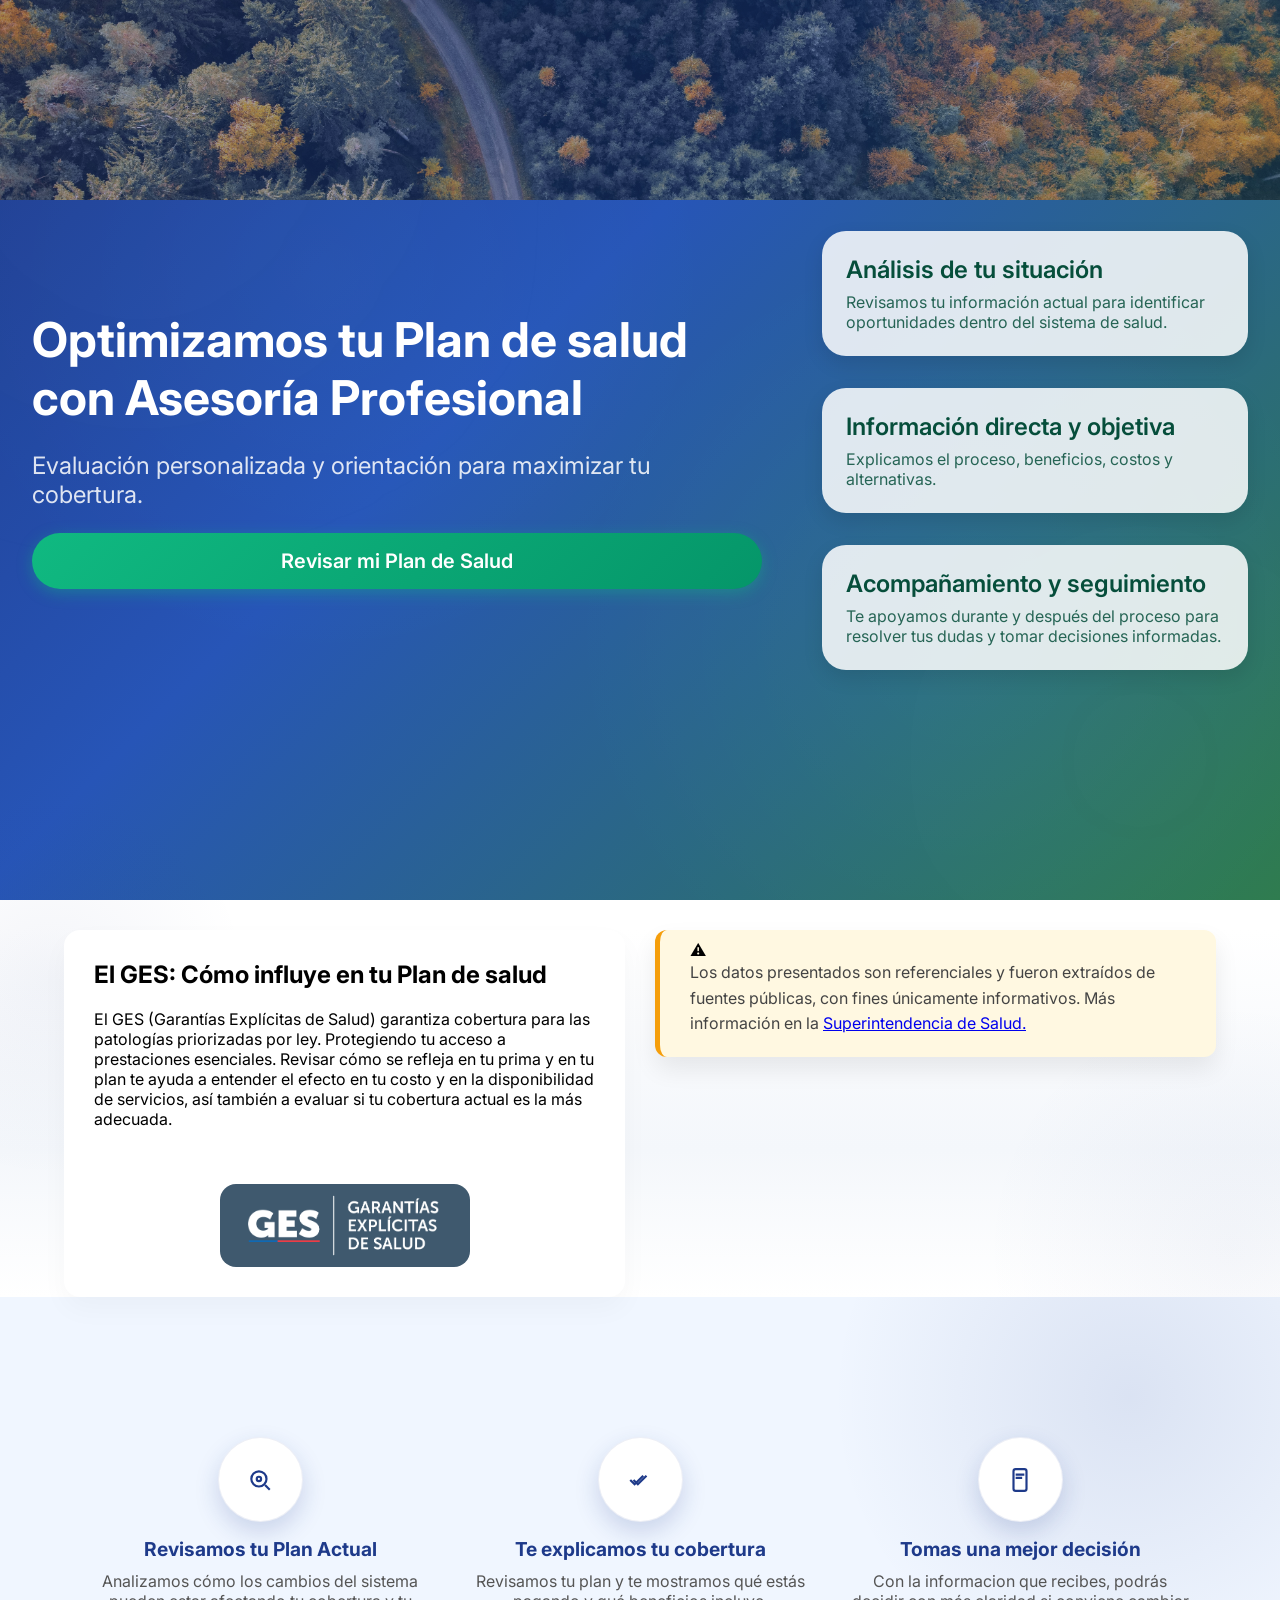
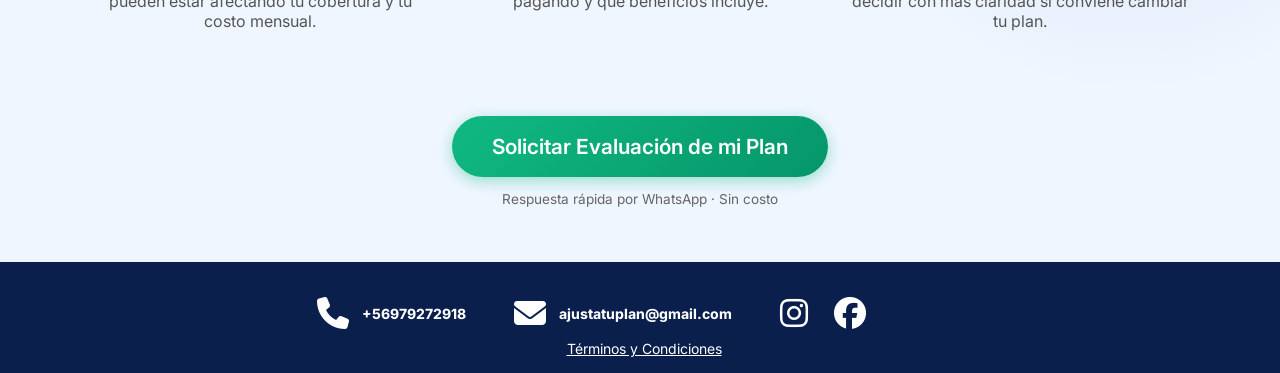
<file: index.html>
<!DOCTYPE html>
<html lang="es">


<head>
  <meta charset="UTF-8">
  <meta name="viewport" content="width=device-width, initial-scale=1.0">

  <!--    Nombre de la pagina o proximo hosting title(por editar)      -->
  <title>AjustaTuPlan | Asesoría en Planes de Salud y Coberturas</title>

  <link href="https://fonts.googleapis.com/css2?family=Inter:wght@300;400;500;600;700&display=swap" rel="stylesheet">
  <link rel="stylesheet" href="css/styles.css">

  <link rel="stylesheet" href="https://cdnjs.cloudflare.com/ajax/libs/font-awesome/6.5.0/css/all.min.css">
</head>

<body>

  <!--    Hero Section      -->
  <section class="hero">

    <div class="hero-stripe"></div>

<!--contenido actual hero lado izquierdo, titulo, subtitulo , link del boton y frase boton -->
    <div class="hero-left">
      <h1>Optimizamos tu Plan de salud con Asesoría Profesional</h1>
      <p>Evaluación personalizada y orientación para maximizar tu cobertura.</p>
      <a href="https://wa.me/56979272918?text=Hola%2C%20quiero%20recibir%20asesoría%20sobre%20los%20planes%20de%20salud%20y%20maximizar%20mi%20cobertura." class="cta-button">
  Revisar mi Plan de Salud 
</a>
</div>

<!--     contenido actual de notas de la derecha del hero       -->
    <aside class="hero-right">
      <!-- Card 1 -->
      <div class="card">
        <h3>Análisis de tu situación</h3>
        <p>Revisamos tu información actual para identificar oportunidades dentro del sistema de salud.</p>
      </div>
      <!-- Card 2 -->
      <div class="card">
        <h3>Información directa y objetiva </h3>
        <p>Explicamos el proceso, beneficios, costos y alternativas.</p>
      </div>
      <!-- Card 3 -->
      <div class="card">
        <h3>Acompañamiento y seguimiento</h3>
        <p>Te apoyamos durante y después del proceso para resolver tus dudas y tomar decisiones informadas.</p>
      </div>

    </aside>
  </section>


<!--      INFO Section      -->

<section class="info-section">
    
<div class="left-column">

      <!--      INFO left section     -->
      <div class="info-card">

         <h2>El GES: Cómo influye en tu Plan de salud</h2>
  <p>
    El GES (Garantías Explícitas de Salud) garantiza cobertura para las patologías priorizadas por ley.
    Protegiendo tu acceso a prestaciones esenciales.
    Revisar cómo se refleja en tu prima y en tu plan te ayuda a entender el efecto en tu costo y en la disponibilidad de servicios, así también a evaluar
    si tu cobertura actual es la más adecuada.
  </p>
  <a href="https://www.superdesalud.gob.cl/tax-temas-de-orientacion/garantias-explicitas-en-salud-ges-1962/"
     target="_blank"
     rel="noopener noreferrer">
     <img src="imagenes/ges.png" alt="Informacion oficial GES" class="ges-img">
  </a>



      </div>  <!--        fin de info card         -->



<!--        contenido actual data-warning         -->
      <div class="data-warning">
          <div class="warning-icon">⚠️</div>
  <p>
    Los datos presentados son referenciales y fueron extraídos de fuentes públicas, con fines únicamente informativos. Más información en la 
    <a href="https://www.superdesalud.gob.cl" target="_blank">
      Superintendencia de Salud.
    </a>
  </p>
      </div>
    </div>

</section>   <!--          fin info section               -->




<!-- parte de logos semi final --> 
<section class="conversion-strip">

  <div class="strip-container reveal">


    <!-- Logo lupa e info 1 -->
    <div class="strip-item">
      <div class="icon">
  <svg width="26" height="26" fill="none" stroke="#1e3a8a" stroke-width="2" viewBox="0 0 24 24">
    <circle cx="11" cy="11" r="7"></circle>
    <line x1="21" y1="21" x2="16.65" y2="16.65"></line>
    <circle cx="11" cy="11" r="2"></circle>
  </svg>
</div>

      <h3>Revisamos tu Plan Actual</h3>
      <p>Analizamos cómo los cambios del sistema pueden estar afectando tu cobertura y tu costo mensual.</p>
    </div>


    <!-- Logo tickets e info 2 -->
    <div class="strip-item">
      <div class="icon">
  <svg width="26" height="26" fill="none" stroke="#1e3a8a" stroke-width="2" viewBox="0 0 24 24">
    <polyline points="6 12 10 16 18 8"></polyline>
    <polyline points="3 12 7 16 15 8"></polyline>
  </svg>
</div>

      <h3>Te explicamos tu cobertura</h3>
      <p>Revisamos tu plan y te mostramos qué estás pagando y qué beneficios incluye.</p>
    </div>


    <!-- Logo telefono e info 3 -->
    <div class="strip-item">
      <div class="icon">
  <svg width="26" height="26" fill="none" stroke="#1e3a8a" stroke-width="2" viewBox="0 0 24 24">
    <rect x="6" y="2" width="12" height="20" rx="2"></rect>
    <line x1="12" y1="18" x2="12" y2="18"></line>
    <path d="M8 7h8M8 10h6"></path>
  </svg>
</div>

      <h3>Tomas una mejor decisión</h3>
      <p>Con la informacion que recibes, podrás decidir con más claridad si conviene cambiar tu plan.</p>
    </div>

  </div>

  <!-- Link y boton verde de evalua mi plan -->
  <div class="strip-cta">
    <a href="https://wa.me/56979272918?text=Hola%2C%20quiero%20recibir%20asesoría%20sobre%20los%20planes%20de%20salud%20y%20maximizar%20mi%20cobertura."
       class="cta-button final-cta">
       Solicitar Evaluación de mi Plan
    </a>

    <p class="cta-note">
    Respuesta rápida por WhatsApp · Sin costo
    </p>
  </div>



<!-- Franja azul final y todo lo interno a franja-->
<div class="final-strip">


  <!-- Información de contacto, logos y links a medios y rrss. -->
  <div class="contact-info">
    
    <div class="contact-item">
      <a href="tel:+56979272918">
      <i class="fa-solid fa-phone contact-icon"></i>
      +56979272918
      </a>
    </div>

    <div class="contact-item">
      <a href="mailto:ajustatuplan@gmail.com">
      <i class="fa-solid fa-envelope contact-icon"></i>
      ajustatuplan@gmail.com
      </a>
    </div>

    <div class="contact-item social">
      <a href="https://www.instagram.com/tuusuario" target="_blank">
        <i class="fa-brands fa-instagram contact-icon"></i>
      </a>

     <a href="https://www.facebook.com/TU_PAGINA" target="_blank" rel="noopener noreferrer">
        <i class="fa-brands fa-facebook contact-icon"></i>
     </a>
    </div>

  </div> <!-- fin contact info -->

  <div style="margin-top: 15px; text-align: center;">
    <a href="terminos.html" style="color: #ffffff; text-decoration: underline; font-size: 14px;">Términos y Condiciones</a>
  </div>

</div>              <!-- fin final strip -->

</section>       <!--  fin conversion strip  -->



<!--              LINK CHART.JS SCRIPT             -->
<script src="js/scripts.js"></script>


</body>

</html>
</file>
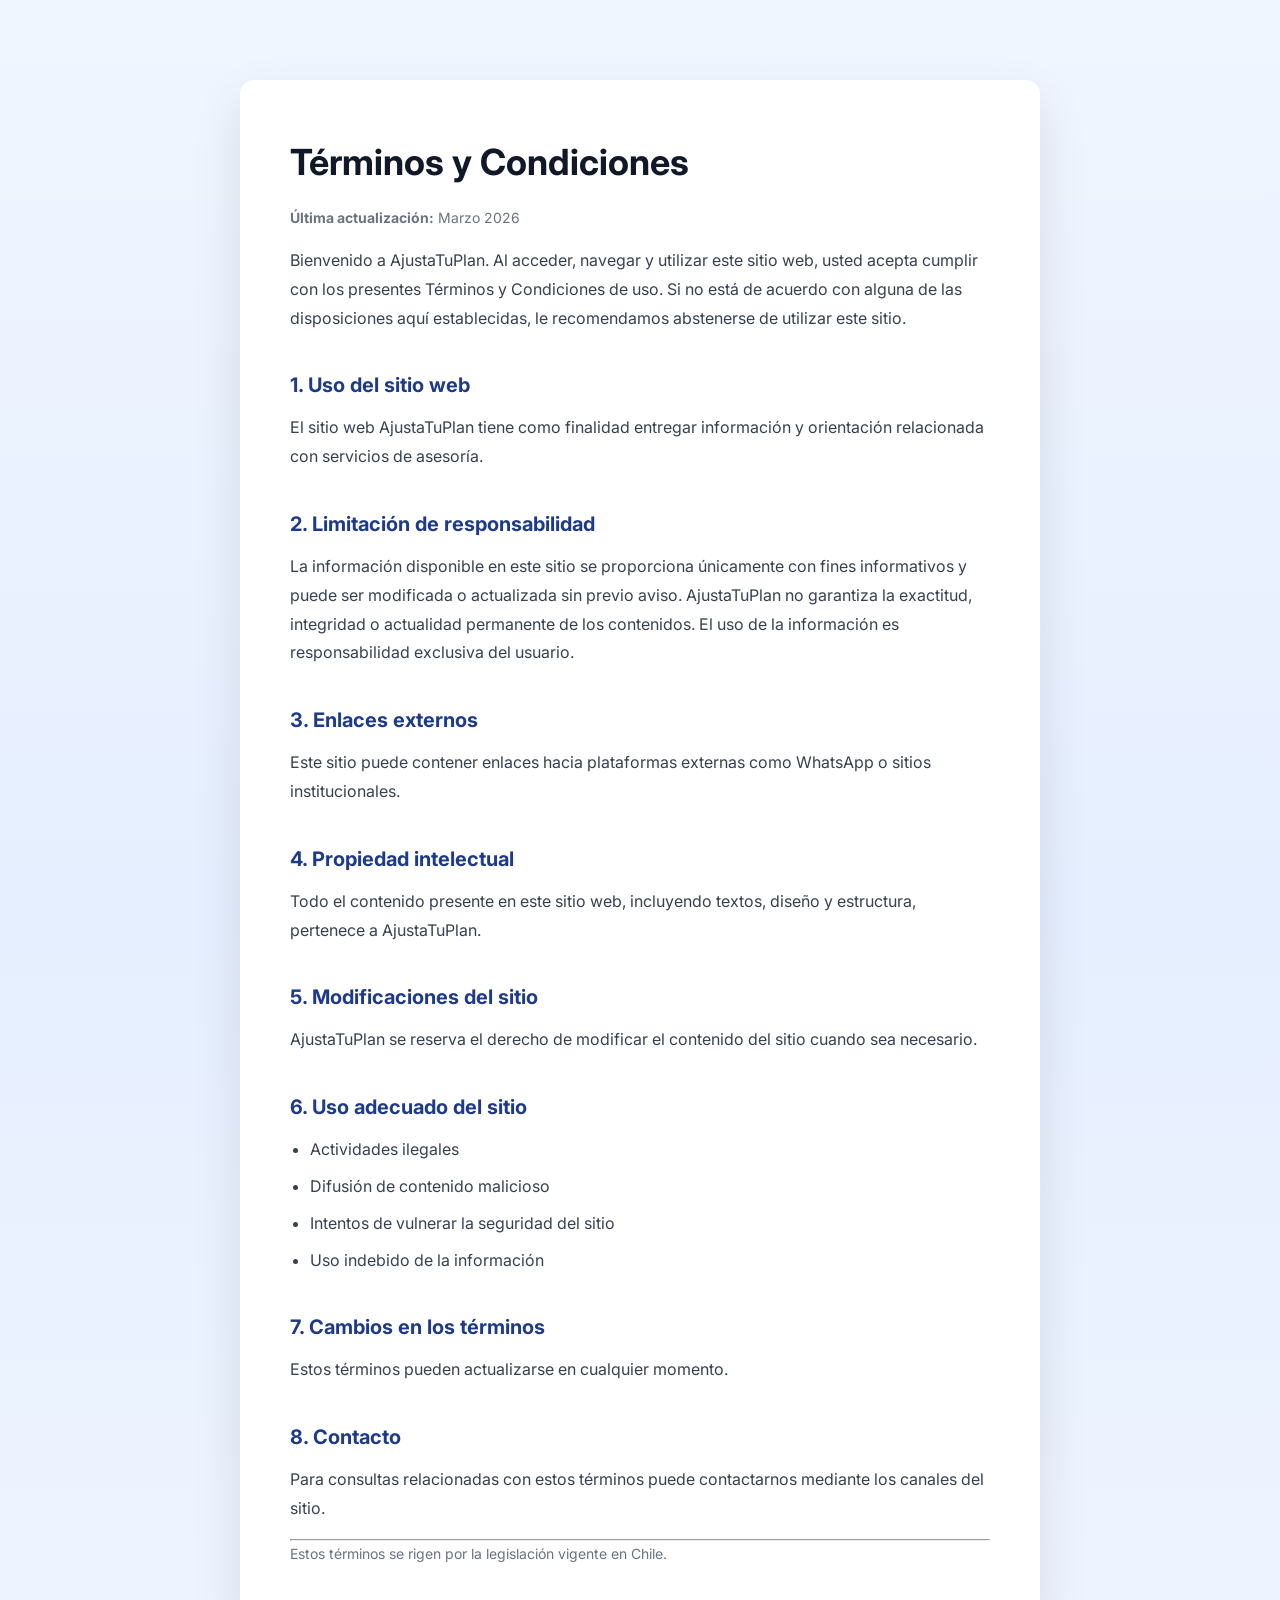
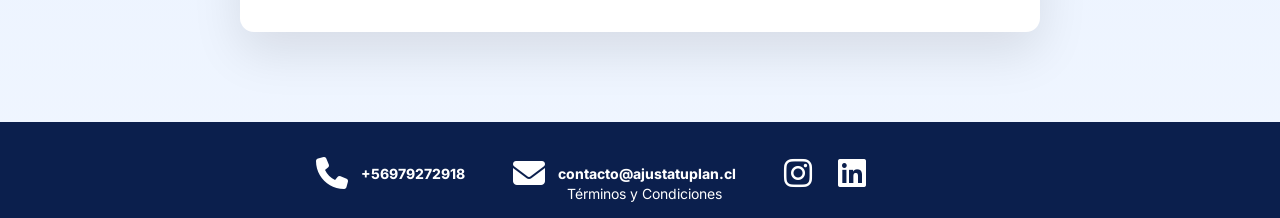
<file: terminos.html>
<!DOCTYPE html>
<html lang="es">

<head>
<meta charset="UTF-8">
<meta name="viewport" content="width=device-width, initial-scale=1.0">

<title>Términos y Condiciones | AjustaTuPlan</title>

<link href="https://fonts.googleapis.com/css2?family=Inter:wght@300;400;500;600;700&display=swap" rel="stylesheet">
<link rel="stylesheet" href="css/styles.css">

<link rel="stylesheet" href="https://cdnjs.cloudflare.com/ajax/libs/font-awesome/6.5.0/css/all.min.css">
</head>

<body class="legal-page">

<div class="legal-container">

<h1>Términos y Condiciones</h1>

<p class="legal-update">
<strong>Última actualización:</strong> Marzo 2026
</p>

<p>
Bienvenido a AjustaTuPlan. Al acceder, navegar y utilizar este sitio web,
usted acepta cumplir con los presentes Términos y Condiciones de uso.
Si no está de acuerdo con alguna de las disposiciones aquí establecidas,
le recomendamos abstenerse de utilizar este sitio.
</p>

<h2>1. Uso del sitio web</h2>
<p>
El sitio web AjustaTuPlan tiene como finalidad entregar
información y orientación relacionada con servicios de asesoría.
</p>

<h2>2. Limitación de responsabilidad</h2>
<p>
La información disponible en este sitio se proporciona únicamente con fines informativos
y puede ser modificada o actualizada sin previo aviso.
AjustaTuPlan no garantiza la exactitud, integridad o actualidad permanente de los contenidos.
El uso de la información es responsabilidad exclusiva del usuario.
</p>

<h2>3. Enlaces externos</h2>
<p>
Este sitio puede contener enlaces hacia plataformas externas
como WhatsApp o sitios institucionales.
</p>

<h2>4. Propiedad intelectual</h2>
<p>
Todo el contenido presente en este sitio web,
incluyendo textos, diseño y estructura,
pertenece a AjustaTuPlan.
</p>

<h2>5. Modificaciones del sitio</h2>
<p>
AjustaTuPlan se reserva el derecho de modificar
el contenido del sitio cuando sea necesario.
</p>

<h2>6. Uso adecuado del sitio</h2>

<ul>
<li>Actividades ilegales</li>
<li>Difusión de contenido malicioso</li>
<li>Intentos de vulnerar la seguridad del sitio</li>
<li>Uso indebido de la información</li>
</ul>

<h2>7. Cambios en los términos</h2>
<p>
Estos términos pueden actualizarse en cualquier momento.
</p>

<h2>8. Contacto</h2>
<p>
Para consultas relacionadas con estos términos
puede contactarnos mediante los canales del sitio.
</p>

<hr>

<p style="font-size:14px; color:#6b7280;">
Estos términos se rigen por la legislación vigente en Chile.
</p>

</div>

<div id="footer"></div>

<script src="js/scripts.js"></script>

</body>
</html>
</file>
<file: css/styles.css>
/* =====================================================
   1. RESET
===================================================== */

* {
  margin: 0;
  padding: 0;
  box-sizing: border-box;
  font-family: 'Inter', sans-serif;
}

html, body {
  overflow-x: hidden;
}

body {
    position: relative;
}

body.legal-page {
  display: flex;
  flex-direction: column;
  min-height: 100vh;
}


/* =====================================================
   2. HERO SECTION
===================================================== */

.hero {
  position: relative;
  display: flex;
  justify-content: space-between;
  align-items: center;
  min-height: 100svh;
  padding: 2rem;

  background:
  radial-gradient(circle at 25% 30%, rgba(255,255,255,0.08), transparent 35%),
  radial-gradient(circle at 75% 70%, rgba(255,255,255,0.07), transparent 35%),
  linear-gradient(135deg, #1e3a8a 0%, #2755b7 40%, #2e7b4e 100%);

  background-blend-mode: overlay;

  color: white;
  overflow: hidden;
}

/* manchas de luz suaves */

.hero::before {
  content: "";
  position: absolute;
  top: -120px;
  left: -120px;
  width: 520px;
  height: 520px;
  background: radial-gradient(circle, rgba(255,255,255,0.08), transparent 60%);
  filter: blur(160px);
  pointer-events: none;
}

.hero::after {
  content: "";
  position: absolute;
  bottom: -120px;
  right: -120px;
  width: 520px;
  height: 520px;
  background: radial-gradient(circle, rgba(255,255,255,0.06), transparent 60%);
  filter: blur(160px);
  opacity: 0.8;
  pointer-events: none;
}

.hero > * {
    position: relative;
    z-index: 2;
}


/* Franja de fondo */
.hero-stripe {
  position: absolute;
  top: 0;
  left: 0;
  width: 100%;
  height: 200px;
  background: url('../imagenes/carretera.jpg') no-repeat center/cover;
  opacity: 0.6;
  z-index: 0;
}

/* Hero Left */

.hero-left {
  max-width: 60%;
  display: flex;
  flex-direction: column;
  gap: 1.5rem;
  position: relative;
  z-index: 2;
}

.hero-left h1 {
  font-size: 3rem;
  font-weight: 700;
  line-height: 1.2;
}

.hero-left p {
  font-size: 1.5rem;
  opacity: 0.85;
}

/* Hero Right */

.hero-right {
  display: flex;
  flex-direction: column;
  gap: 2rem;
  width: 35%;
}


/* =====================================================
   3. BUTTONS
===================================================== */

.cta-button {
  position: relative;
  overflow: hidden;
  display: inline-block;
  text-decoration: none;
  text-align: center;
  color: #ffffff;
  font-weight: 600;
  padding: 16px 32px;
  border-radius: 9999px;
  background: linear-gradient(135deg, #10b981 0%, #059669 100%);
  box-shadow: 0 4px 15px rgba(16, 185, 129, 0.4);
  transition: transform 0.3s ease, box-shadow 0.3s ease;
  font-size: 1.25rem;
}

.cta-button::before {
  content: '';
  position: absolute;
  top: 50%;
  left: 50%;
  width: 0;
  height: 0;
  background: rgba(255, 255, 255, 0.3);
  border-radius: 50%;
  transform: translate(-50%, -50%);
  transition: width 0.6s ease, height 0.6s ease, opacity 0.6s ease;
  pointer-events: none;
}

.cta-button:hover::before {
  width: 300px;
  height: 300px;
  opacity: 0;
}

.cta-button.animate-float {
  animation: float 3s ease-in-out infinite;
}

.cta-button:hover {
    transform: translateY(-4px) scale(1.02);
    box-shadow: 0 12px 25px rgba(16, 185, 129, 0.35);
    animation-play-state: paused;
}

.cta-button::after {
    content: "";
    position: absolute;top: 0;
    left: -75%;
    width: 35%;
    height: 100%;
    background: linear-gradient(
        120deg,
        transparent 0%,
        rgba(255,255,255,0.09) 30%,
        rgba(255,255,255,0.20) 50%,
        rgba(255,255,255,0.10) 70%,
        transparent 100%
    );
    transform: skewX(-15deg);
    animation: shine 7s infinite;
}


/* =====================================================
   4. CARDS
===================================================== */

.card {
  background: rgba(255,255,255,0.85);
  color: #064e3b;
  padding: 1.5rem;
  border-radius: 1.5rem;
  box-shadow: 0 8px 20px rgba(0,0,0,0.1);
  animation: float 6s ease-in-out infinite;
  transition: transform 0.4s ease, box-shadow 0.4s ease;
}

.card:hover {
  transform: translateY(-8px) scale(1.02);
  box-shadow: 0 12px 24px rgba(0,0,0,0.15);
}

.card h3 {
  font-size: 1.5rem;
  font-weight: 600;
  margin-bottom: 0.5rem;
}

.card p {
  font-size: 1rem;
  opacity: 0.85;
}


/* =====================================================
   5. INFO SECTION
===================================================== */

.info-section {
  width: 100%;
  position: relative;

  display: flex;
  flex-direction: row;
  align-items: flex-start;
  justify-content: flex-start;

  gap: 150px;
  margin-top: 30px;
  padding: 0 5%;
  

  background: 
  linear-gradient(180deg,
  #ffffff 0%,
  #f7f9fc 40%,
  #f4f7fb 60%,
  #ffffff 100%
  );

  overflow: visible;
}

.info-section::before {
    content:  "";
    position: absolute;
    width: 400px;
    height: 400px;

    background: radial-gradient(circle, rgba(30, 58, 138, 0.05), transparent 70%);

    top: -150px;
    left: -150px;

    pointer-events: none;
}

.info-section::after {
    content:  "";
    position: absolute;
    width: 500px;
    height: 500px;

    background: radial-gradient(circle, rgba(30, 58, 138, 0.04), transparent 70%);

    bottom: -200px;
    right: -200px;

    pointer-events: none;
}

.info-section > * {
    position: relative;
    z-index: 2;
}

.info-card {
  flex: 0 0 420px;
  max-width: 420px;
  min-width: 280px;
  min-height: 450px;
  background-color: #ffffff;
  padding: 30px;
  border-radius: 16px;
  box-shadow: 0 12px 28px rgba(0, 0, 0, 0.03);
  position: relative;
  z-index: 3;
  top: -150px;
  transform: translateX(10px) translateY(15px);
}

.info-card h2 {
  margin-bottom: 20px;
}

.ges-img {
  width: 250px;
  display: block;
  margin: 55px auto 0 auto;
  border-radius: 16px;
  transition: transform 0.2s ease, box-shadow 0.2s ease;
  z-index: 10;
  position: relative;
}

.ges-img:hover {
  transform: scale(1.01);
  box-shadow: 0 15px 20px rgba(0, 0, 0, 0.08);
  cursor: pointer;
}

.left-column {
    display: grid;
    grid-template-columns: minmax(0, 1fr) minmax(0, 1fr);
    align-items: start;
    gap: 30px;
    width: 100%;
    margin-top: 0;
}

/* =====================================================
   7. CONVERSION SECTION
===================================================== */

.conversion-block {
  width: 100%;
  max-width: 900px;
  margin: 120px auto 0 auto;
  text-align: center;
  padding: 0 20px;
}

.conversion-block h2 {
  font-size: 2rem;
  margin-bottom: 25px;
  color: #1e3a8a;
  font-weight: 600;
}

.conversion-block p,
.conversion-block ol li {
  font-size: 1.1rem;
  margin-bottom: 12px;
  color: #444;
}

.conversion-block ol {
  list-style: none;
  padding: 0;
  margin-bottom: 40px;
}

.small-note {
  font-size: 0.95rem;
  color: #666;
  margin-top: 15px;
}

.final-cta {
  margin-top: 60px;
  padding: 18px 40px;
  font-size: 1.3rem;
}




/* =====================================================
   8. STRIP SECTION
===================================================== */

.conversion-strip {
  position: relative;
  background: #f0f6ff;
  padding: 120px 0 0 0;
  overflow: hidden;
}

.conversion-strip::before {
    content: "";
    position: absolute;

    width: 600px;
    height: 600px;

    background: radial-gradient(
        circle,
        rgba(30,58,138,0.10),
        transparent 70%
    );

    top: -200px;
    right: -150px;

    pointer-events: none;
}

.strip-container {
  display: flex;
  justify-content: space-between;
  max-width: 1100px;
  margin: 0 auto;
  gap: 40px;
  flex-wrap: wrap;
  position: relative;
  z-index: 2;
}

.strip-item {
  flex: 1;
  min-width: 250px;
  text-align: center;
  padding-top: 20px;
}

.strip-item h3 {
  font-size: 1.2rem;
  margin: 15px 0 10px 0;
  color: #1e3a8a;
}

.strip-item p {
  font-size: 1rem;
  color: #555;
}

.icon {
  width: 85px;
  height: 85px;
  margin: 0 auto;
  border-radius: 50%;
  background: white;
  border: 1px solid rgba(30, 58, 138, 0.08);
  display: flex;
  align-items: center;
  justify-content: center;
  box-shadow: 0 10px 25px rgba(30, 58, 138, 0.18);
  transition: transform 0.25s ease, box-shadow 0.25s ease;
  position: relative;
  z-index: 3;
}

.icon:hover {
  transform: translateY(-4px) scale(1.05);
  box-shadow: 0 14px 30px rgba(30, 58, 138, 0.22);
}


.strip-cta {
  text-align: center;
  margin: 30px 0 50px 0;
  transform: translateY(-5px);
}

.cta-note{
    margin-top:10px;
    font-size:0.85rem;
    color:#666;
    text-align:center;
}

.final-cta::after{
    content: "";
    position: absolute;top: 0;
    left: -75%;
    width: 45%;
    height: 100%;
    background: linear-gradient(
        120deg,
        transparent 0%,
        rgba(255,255,255,0.06) 30%,
        rgba(255,255,255,0.18) 50%,
        rgba(255,255,255,0.012) 75%,
        transparent 100%
    );
    transform: skewX(-15deg);
    animation: shine 7s infinite;
}


    


/* =====================================================
   9. FINAL STRIP
===================================================== */

.final-strip {
  background: #0b1f4d;
  width: 100%;
  padding: 20px 30px;
  display: flex;
  flex-direction: column;
  align-items: center;
  gap: 0px;
}

.final-strip a {
  align-self: center;
  margin-top: 4px;
  margin-left: 8px;
  position: relative;
  top: 5px ;

  font-size: 14px;
  color: #cbd5e1;
  text-decoration: none;
}


.contact-info {
  display: flex;
  align-items: center;
  justify-content: center;
  gap: 40px;
  flex-wrap: wrap;
  transform: translateX(-48px);
}

.contact-item {
  display: flex;
  align-items: center;
  gap: 8px;
}

.contact-item a {
  color: white;
  text-decoration: none;
  font-weight: 750;
}

.contact-icon {
    font-size: 32px;
    color: white;
    transition: all 0.3s ease;
    margin-right: 10px;
    transform: translateY(6px);
}

.contact-item a:hover .contact-icon {
    color: #0497ff;
    transform: translateY(-1.2px) scale(1.1);
    text-shadow: 0 0 5px rgba(0, 195, 255, 0.8);
}


/* =====================================================
   10. DATA WARNING
===================================================== */

.data-warning {
  margin-top: -30px;
  margin-right: 20px;
  max-width: 420px;

  background: #fff8e1;
  border-left: 5px solid #f59e0b;
  padding: 10px 15px 20px 30px;
  border-radius: 12px;
  box-shadow: 0 12px 25px rgba(0,0,0,0.08);
  z-index: 2;
  transform: translateX(12px);

}

.data-warning p {
  font-size: 1.00rem;
  color: #444;
  line-height: 1.6;
}


/* =====================================================
   11. ANIMATIONS
===================================================== */

@keyframes float {
  0%, 100% { transform: translateY(0px); }
  50% { transform: translateY(-4px); }
}

@keyframes shine {
    0% {left: -75%; }
    100% {left: 125%; }
}

@keyframes shineFinal{
    0% {left: -75%; }
    100% {left: 125%; }
}

/* =====================================================
   SCROLL ANIMATIONS
===================================================== */

.reveal {
  opacity: 0;
  transform: translateY(15px);
  transition: opacity 0.6s ease, transform 0.6s ease;
  will-change: transform;
  overflow: hidden;
}

.reveal.active {
  opacity: 1;
  transform: translateY(0);
}



/* =====================================================
   12. RESPONSIVE OPTIMIZADO
===================================================== */

/* Tablets y pantallas medianas */
@media (max-width: 1024px) {
  .hero {
    flex-direction: column;
    align-items: flex-start;
  }

  .hero-left {
    max-width: 100%;
  }

  .hero-right {
    width: 100%;
    flex-direction: row;
    justify-content: space-between;
  }

  .card {
    width: 32%;
  }
}

/* Celulares grandes / Phablets */
@media (max-width: 768px) {
  .hero {
    flex-direction: column;
    align-items: center;
    text-align: center;
    min-height: auto;
    padding: 80px 20px 40px 20px;
  }

  .hero-right {
    width: 100%;
    flex-direction: column;
    align-items: center;
    margin-top: 30px;
  }

  .card {
    width: 100%;
    margin-bottom: 15px;
  }

  .info-card,
.data-warning {
  width: 100%;
  box-sizing: border-box;
  margin: 20px auto 0 auto;
}

  .conversion-strip {
  padding: 50px 0 0;
  text-align: center;
}

.strip-container {
  padding: 0 20px;
}

.strip-cta {
  padding: 0 20px;
}

  .info-section {
    flex-direction: column;
    margin-top: 0;
    padding: 0 15px;
  }

  .data-warning {
    position: relative;
    top: auto;
    left: auto;
    width: 100%;
    margin: 20px auto 0 auto;
  }
}

/* Celulares estándar y pequeños (iPhone, Samsung Galaxy, etc.) */
@media (max-width: 480px) {
  body {
    overflow-x: hidden; /* Evita scroll lateral indeseado */
  }

  /* Ajuste para que los gráficos/tablas no sobrepasen la pantalla */
  canvas, img, svg {
    max-width: 100% !important;
    height: auto !important;
  }

  /* Si tienes botones lado a lado en el Hero, poner uno sobre otro */
  .hero-left .btn,
  .hero-buttons {
    display: flex;
    flex-direction: column;
    width: 100%;
    gap: 10px;
  }

  .hero-left .btn {
    width: 100%;
    text-align: center;
  }
}

/* =========================

   PAGINAS LEGALES

========================= */



.legal-page{

flex: 1;
padding-top: 80px;
background: linear-gradient(180deg,
#f0f6ff 0%,
#e6efff 50%,
#f0f6ff 100%
);

}

.legal-container{
max-width:800px;
margin: 0 auto 90px auto;
padding: 50px;
background:white;
border-radius: 14px;
box-shadow:0 20px 50px rgba(0,0,0,0.10);
line-height:1.8;
font-size:16px;
color:#374151;
flex: 1;
}

.legal-container h1{
font-size:36px;
margin-bottom:10px;
color:#111827;
}

.legal-update{
color:#6b7280;
margin-bottom:30px;
font-size:14px;
}

.legal-container h2{
margin-top:35px;
margin-bottom:10px;
font-size:20px;
color:#1e3a8a;
}

.legal-container p{
margin-bottom:16px;
}

.legal-container ul{
margin-left:20px;
margin-bottom:20px;
}

.legal-container li{
margin-bottom:8px;
} 

.final-strip a {
  color: #ffffff !important;
}

/* Ajuste de la tarjeta informativa en celulares */
@media (max-width: 768px) {
  .info-card {
    flex: 0 1 auto;
    position: relative;
    top: auto;
    transform: none;
    width: 100%;
    max-width: 420px;
    min-width: 0;
    min-height: auto;
    margin: 20px auto;
  }
}

/* Distribución horizontal de GES y advertencia */
@media (min-width: 769px) {
    .info-section .info-card {
        top: 0;
        transform: none;
        flex: none;
        width: 100%;
        max-width: none;
        min-width: 0;
        min-height: auto;
        margin: 0;
    }

    .info-section .data-warning {
        transform: none;
        width: 100%;
        max-width: none;
        margin: 0;
    }
}

/* Distribución vertical para celulares */
@media (max-width: 768px) {
    .left-column {
        grid-template-columns: 1fr;
        gap: 20px;
    }

    .info-section .info-card,
    .info-section .data-warning {
        width: 100%;
        max-width: 420px;
        margin: 0 auto;
    }
}

/* Separación lateral de las tarjetas en celulares */
@media (max-width: 768px) {
  .info-section {
    padding-left: 25px;
    padding-right: 25px;
  }
}
</file>
